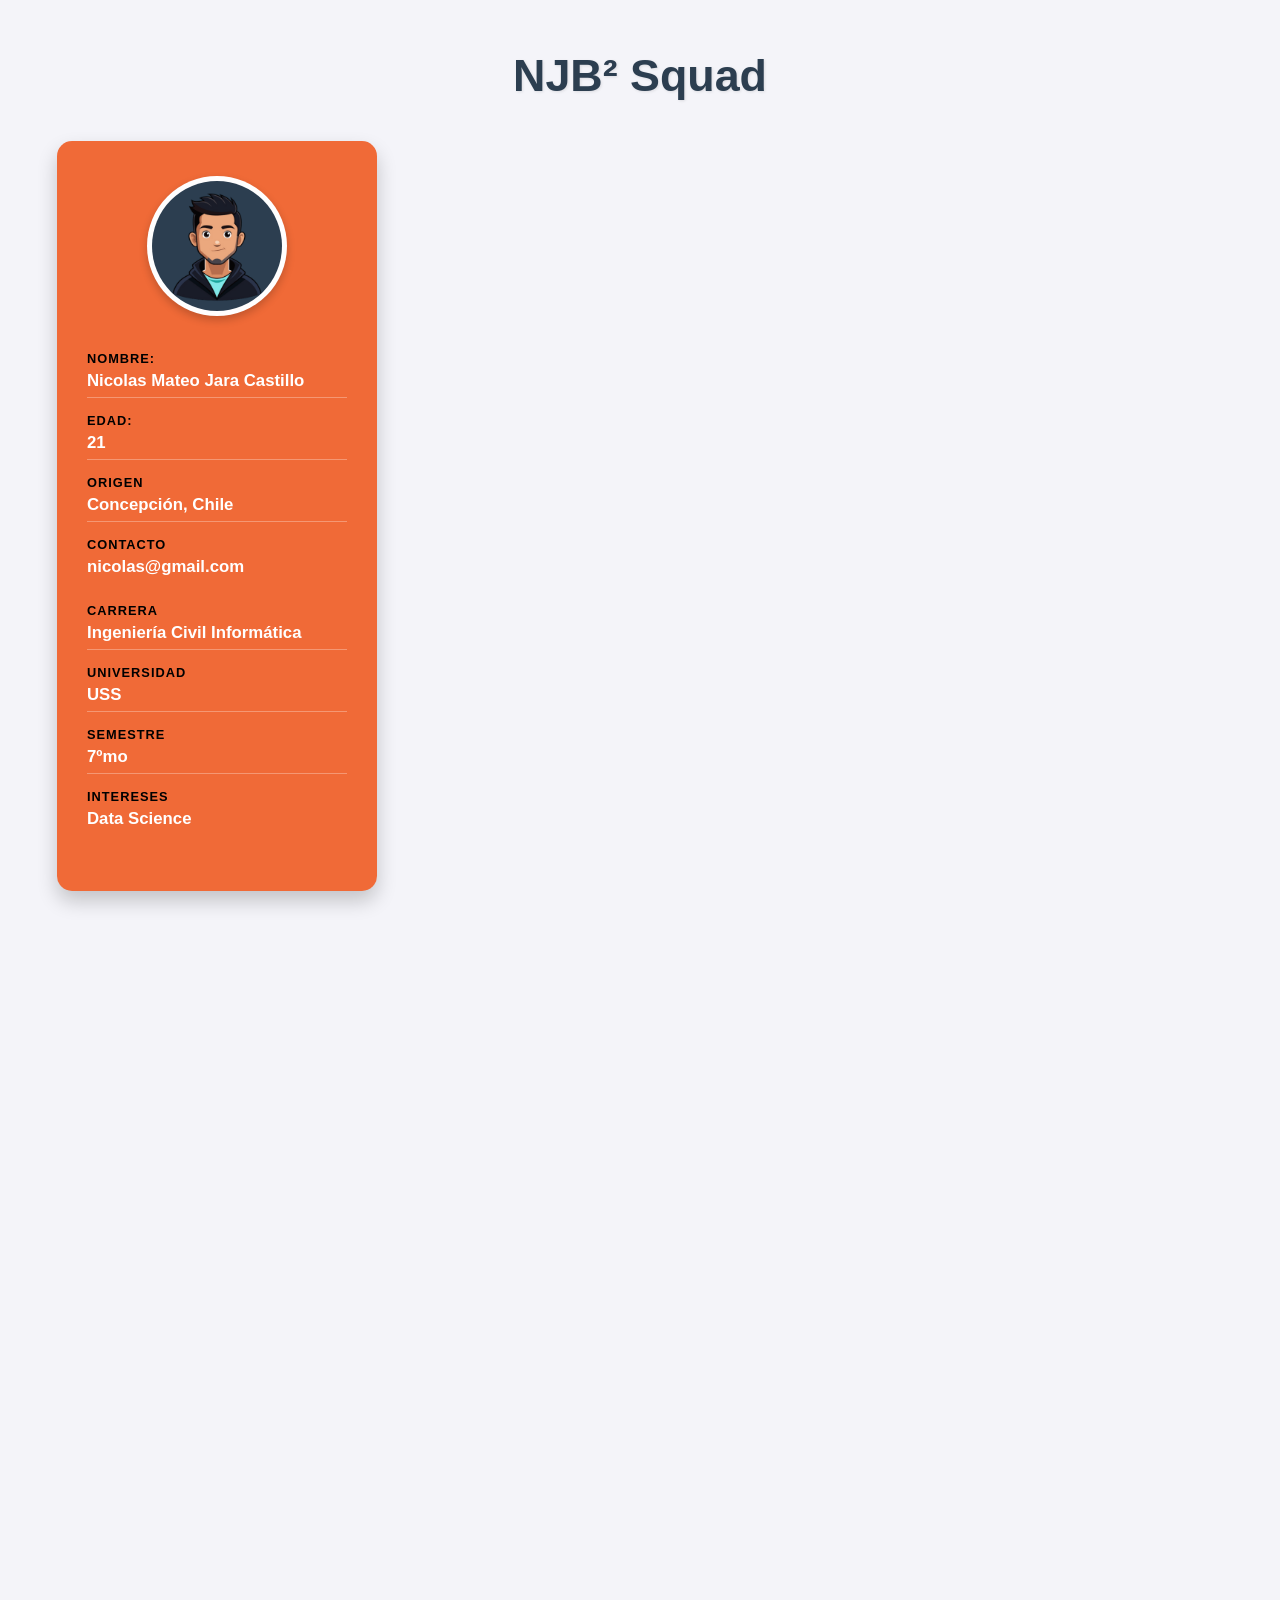
<file: index.html>
<!DOCTYPE html>
<html lang="es">
<head>
    <meta charset="UTF-8">
    <meta name="viewport" content="width=device-width, initial-scale=1.0">
    <link rel="stylesheet" href="styles.css">
    <title>Perfiles</title>
</head>
<body>
    <header>
        <h1 id="titulo-principal">NJB² Squad</h1>
    </header>
    
    <main class="portafolios-wrapper">
        <section id="Nicolas">
            <div class="card-container">
                <div class="card-inner">
                    <div class="card-front">
                        <div class="img-border">
                            <div class="card-img">
                                <img src="/01/avatar.png" alt="Avatar de Nicolas">
                            </div>
                        </div>
                        <div class="card-data">
                            <section id="datos-personales-nicolas">
                                <h3>Nombre:</h3>
                                <p>Nicolas Mateo Jara Castillo</p>
                                <h3>Edad:</h3>
                                <p>21</p>
                                <h3>Origen</h3>
                                <p>Concepción, Chile</p>
                                <h3>Contacto</h3>
                                <p>nicolas@gmail.com</p>
                            </section>
                            <section id="datos-academicos-nicolas">
                                <h3>Carrera</h3>
                                <p>Ingeniería Civil Informática</p>
                                <h3>Universidad</h3>
                                <p>USS</p>
                                <h3>Semestre</h3>
                                <p>7ºmo</p>
                                <h3>Intereses</h3>
                                <p>Data Science</p>
                            </section>
                        </div>
                    </div>



                    <div class="card-back">
                        <h2>Mis Proyectos</h2>
                        <ul>
                            <li>Proyecto 1: Árbol de decisión</li>
                            <li>Proyecto 2: Random Forest</li>
                            <li>Proyecto 3: IA</li>
                        </ul>
                    </div>
                </div>
            </div>
        </section>

        <section id="Joyce honores">
            <div class="card-container">
                <div class="card-inner">
                    <div class="card-front joyce-theme">
                        <div class="img-border">
                            <div class="card-img">
                                <img src="03/avatar.webp" alt="Avatar de Joyce">
                            </div>
                        </div>
                        <div class="card-data">
                            <section id="datos-personales-joyce">
                                <h3>Nombre:</h3>
                                <p>Joyce honores sepulveda</p>
                                <h3>Edad:</h3>
                                <p>24</p>
                                <h3>Origen</h3>
                                <p>Santiago, Chile</p>
                                <h3>Contacto</h3>
                                <p>joycehonores@gmail.com</p>
                            </section>
                            <section id="datos-academicos-joyce">
                                <h3>Carrera</h3>
                                <p>Ingeniería Civil Informática</p>
                                <h3>Universidad</h3>
                                <p>USS</p>
                                <h3>Semestre</h3>
                                <p>7ºmo</p>
                                <h3>Intereses</h3>
                                <p>Desarrollo Software</p>
                            </section>
                        </div>
                    </div>
                    <div class="card-back">
                        <h2>Mis Proyectos</h2>
                            <li>Proyecto 1: Impresión 3D</li>
                            <li>Proyecto 2: Juegos en Godot</li>
                    
                    </div>
                </div>
            </div>
        </section>

        <section id="Benjamin Velasquez">
            <div class="card-container">
                <div class="card-inner">
                    <div class="card-front ben-v-theme">
                        <div class="img-border"><div class="card-img"><img src="02/avatar.png" alt="Benjamin Velasquez"></div></div>
                        <div class="card-data">
                            <h3>Nombre:</h3> 
                            <p>Benjamín Velasquez</p>
                            <h3>Edad:</h3>
                            <p>21</p>
                            <h3>Origen:</h3> 
                            <p>Santiago, Chile</p>
                            <h3>Contacto</h3>
                            <p>bvelasquezm3@correo.uss.cl</p>
                            <h3>Carrera:</h3> 
                            <p>Ingeniería Civil Informática</p>
                            <h3>Universidad</h3>
                            <p>USS</p>
                            <h3>Semestre</h3>
                            <p>7ºmo</p>
                            <h3>Intereses:</h3> <p>Desarrollo de Videojuegos</p>
                        </div>
                    </div>
                    <div class="card-back">
                        <h2>Mis Proyectos</h2>
                        <ul>
                        <li>Simulación de Red Corporativa en Cisco Packet Trace</li>
                        <li>Creación de APP</li>
                        <li>Sistema de Diálogos Dinámicos en Godot</li>
                    </ul>
                    </div>
                </div>
            </div>
        </section>

        <section id="Benjamin Rojas">
            <div class="card-container">
                <div class="card-inner">
                    <div class="card-front ben-r-theme">
                        <div class="img-border">
                            <div class="card-img"><img src="04/pngbarm.png" alt="Benjamin Rojas"></div></div>
                        <div class="card-data">
                            <h3>Nombre:</h3> 
                            <p>Benjamín Rojas</p>
                            <h3>Edad:</h3>
                            <p>22</p>
                            <h3>Origen:</h3> 
                            <p>Santiago, Chile</p>
                            <h3>Contacto</h3>
                            <p>brojasm7@correo.uss.cl</p>
                            <h3>Carrera:</h3> 
                            <p>Ingeniería Civil Informática</p>
                            <h3>Universidad</h3>
                            <p>USS</p>
                            <h3>Semestre</h3>
                            <p>7ºmo</p>
                            <h3>Intereses:</h3>
                            <p>Inteligencia Artificial</p>
                        </div>
                    </div>
                    <div class="card-back">
                        <h2>Mis Proyectos</h2>
                        <li>Plataformas 2D</li>
                        <li>Implementación de Árboles Binarios de Búsqueda</li>
                        <li>Juegos en Godot</li>
                        </ul>
                    </div>
                </div>
            </div>
        </section>
    </main>
</body>
</html>
</file>
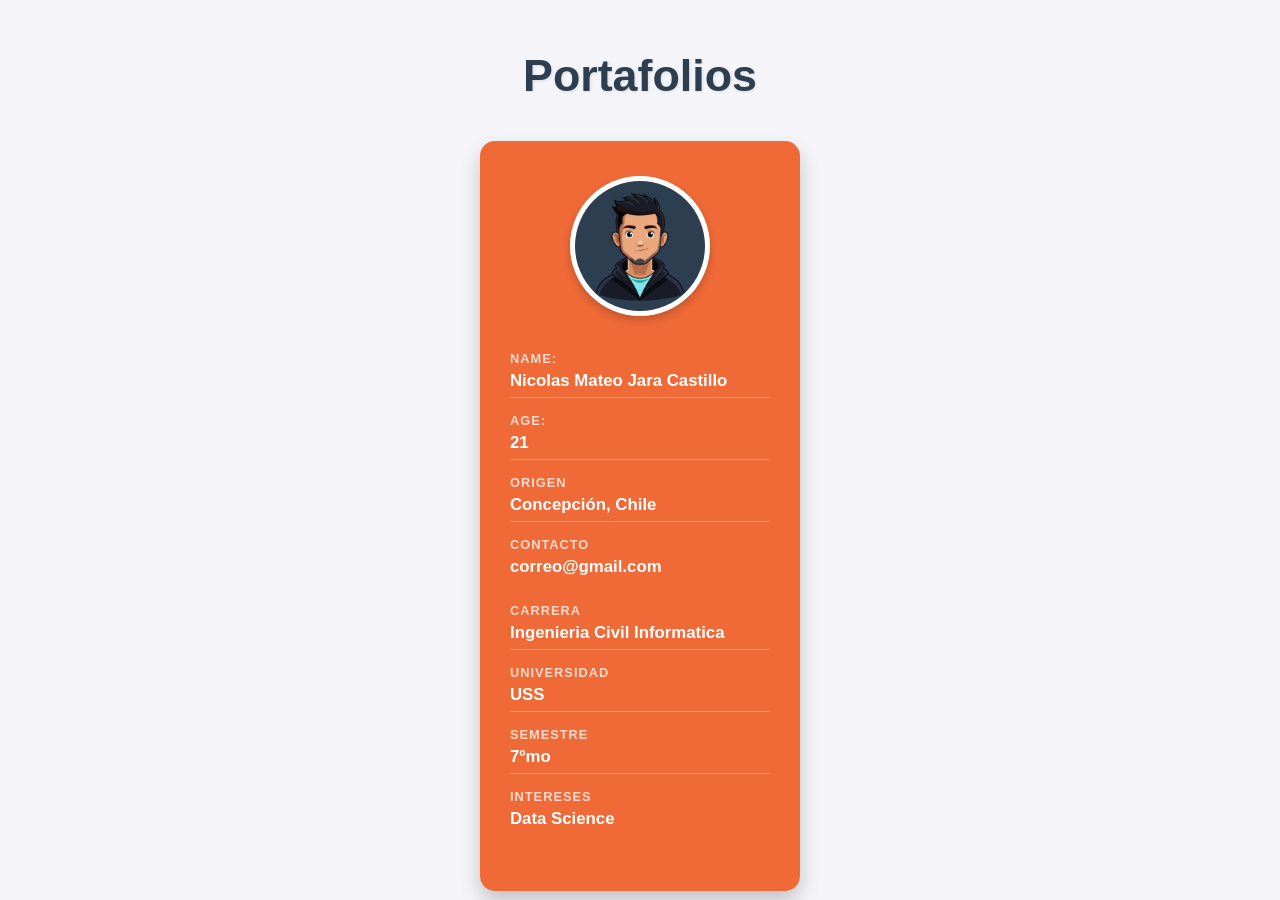
<file: 01/index.html>
<!DOCTYPE html>
<html lang="es">
<head>
    <meta charset="UTF-8">
    <meta name="viewport" content="width=device-width, initial-scale=1.0">
    <link rel="stylesheet" href="styles.css">
    <title>Perfiles</title>
</head>
<body>
    <header>
        <h1 id="titulo-principal">Portafolios</h1>
    </header>
    
    <main>
        <section id="Nicolas">
            
            <div class="card-container">
                
                <div class="card-inner">
                    
                    <div class="card-front">
                        <div class="img-border">
                            <div class="card-img">
                                <img src="avatar.png" alt="Avatar de Nicolas">
                            </div>
                        </div>
                        
                        <div class="card-data">
                            <section id="datos-personales">
                                <h3>Name:</h3>
                                <p>Nicolas Mateo Jara Castillo</p>
                                
                                <h3>Age:</h3>
                                <p>21</p>
                                
                                <h3>Origen</h3>
                                <p>Concepción, Chile</p>
                                
                                <h3>Contacto</h3>
                                <p>correo@gmail.com</p>
                            </section>
                            
                            <section id="datos-academicos">
                                <h3>Carrera</h3>
                                <p>Ingenieria Civil Informatica</p>
                                
                                <h3>Universidad</h3>
                                <p>USS</p>
                                
                                <h3>Semestre</h3>
                                <p>7ºmo</p>
                                
                                <h3>Intereses</h3>
                                <p>Data Science</p>
                            </section>
                        </div>
                    </div>

                    <div class="card-back">
                        <h2>Mis Proyectos</h2>
                        <ul>
                            <li>Proyecto 1: Arbol de decision</li>
                            <li>Proyecto 2: Random Forest</li>
                            <li>Proyecto 3: IA</li>
                        </ul>
                    </div>
                    
                </div>
            </div>
            
        </section>
    </main>
</body>
</html>
</file>
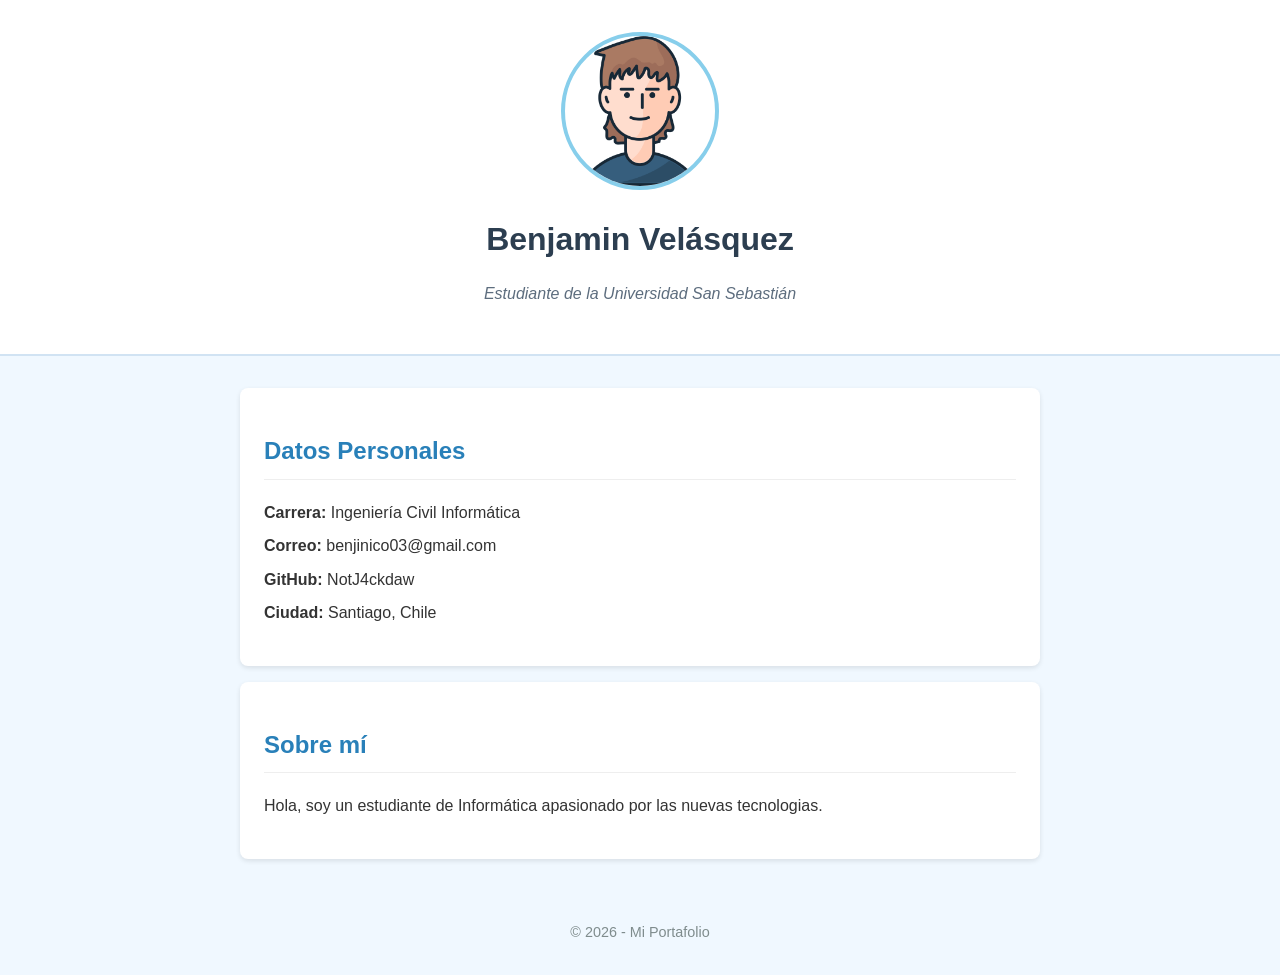
<file: 02/index.html>
<!DOCTYPE html>
<html lang="es">
<head>
    <meta charset="UTF-8">
    <meta name="viewport" content="width=device-width, initial-scale=1.0">
    <title>Mi Portafolio de Estudiante</title>
    <link rel="stylesheet" href="styles.css"> 
</head>
<body>

    <header id="header-principal">
        <div class="contenedor-avatar">
            <img src="avatar.png" alt="Avatar de Estudiante" class="avatar">
        </div>
        <h1 id="titulo-nombre">Benjamin Velásquez</h1>
        <p class="subtitulo">Estudiante de la Universidad San Sebastián</p>
    </header>

    <main>
        <section id="datos-personales">
            <h2>Datos Personales</h2>
            <ul>
                <li><strong>Carrera:</strong> Ingeniería Civil Informática</li>
                <li><strong>Correo:</strong> benjinico03@gmail.com</li>
                <li><strong>GitHub:</strong> NotJ4ckdaw</li>
                <li><strong>Ciudad:</strong> Santiago, Chile</li>
            </ul>
        </section>

        <section id="sobre-mi">
            <h2>Sobre mí</h2>
            <p class="descripcion">
                Hola, soy un estudiante de Informática apasionado por las nuevas tecnologias.
            </p>
        </section>
    </main>

    <footer>
        <p>&copy; 2026 - Mi Portafolio</p>
    </footer>

</body>
</html>
</file>
<file: styles.css>
*{
    box-sizing: border-box;
    margin: 0;
    padding: 0;
    font-family: 'Segoe UI', Tahoma, Geneva, Verdana, sans-serif;
}

body {
    background-color: #f4f4f9;
    display: flex;
    flex-direction: column;
    align-items: center;
    padding: 50px 20px;
    min-height: 100vh;
    gap: 40px;
}

header h1 {
    color: #2c3e50;
    font-size: 2.8rem;
    text-shadow: 1px 1px 3px rgba(0,0,0,0.1);
}
.portafolios-wrapper {
    display: flex;
    flex-wrap: wrap;
    justify-content: center;
    gap: 40px; 
    width: 100%;
    max-width: 1200px;
}
.card-container {
    width: 320px;
    height: 750px; 
    perspective: 1000px;
}
.card-inner {
    width: 100%;
    height: 100%;
    position: relative;
    transition: transform 0.8s ease;
    transform-style: preserve-3d;
}

.card-container:hover .card-inner {
    transform: rotateY(180deg);
}
.card-front, .card-back {
    width: 100%;
    height: 100%;
    position: absolute;
    top: 0;
    left: 0;
    backface-visibility: hidden;
    border-radius: 15px;
    box-shadow: 0 10px 20px rgba(0, 0, 0, 0.2);
    overflow: hidden;
}
.card-front {
    background-color: #f06a37; 
    display: flex;
    flex-direction: column;
    align-items: center;
}
.joyce-theme {
    background-color: #c97ee9; 
}
.img-border {
    margin-top: 35px;
    width: 140px;
    height: 140px;
    border-radius: 50%;
    background-color: rgb(255, 254, 254);
    padding: 5px;
    box-shadow: 0 4px 8px rgba(0, 0, 0, 0.2);
    display: flex;
    justify-content: center;
    align-items: center;
    overflow: hidden;
}
.card-img {
    width: 100%;
    height: 100%;
    border-radius: 50%;
    overflow: hidden;
    background-color: #2c3e50;
}

.card-img img {
    width: 100%;
    height: 100%;
    object-fit: cover;
}
.card-data {
    width: 100%;
    padding: 20px 30px;
    color: #f8f1f1;
}
.card-data section {
    margin-bottom: 20px;
}
.card-data h3 {
    font-size: 0.8rem;
    color: rgba(3, 3, 3, 0.75);
    text-transform: uppercase;
    letter-spacing: 1px;
    margin-top: 15px;
    margin-bottom: 5px;
}
.card-data p {
    font-size: 1.05rem;
    font-weight: 600;
    margin-bottom: 5px;
    border-bottom: 1px solid rgba(255, 255, 255, 0.3);
    padding-bottom: 6px;
}

.card-data p:last-child {
    border-bottom: none;
}
.card-back {
    background-color: #2c3e50;
    color: white;
    transform: rotateY(180deg);
    display: flex;
    flex-direction: column;
    align-items: center;
    justify-content: center;
    padding: 30px;
    text-align: center;
}

.card-back h2 {
    margin-bottom: 30px;
    color: #f06a37;
    text-transform: uppercase;
    letter-spacing: 2px;
}

.card-back ul {
    list-style: none;
    width: 100%;
}
.card-back li {
    background-color: rgba(255, 255, 255, 0.08);
    padding: 15px;
    margin-bottom: 15px;
    border-radius: 8px;
    font-size: 1.1rem;
    transition: background-color 0.3s;
}
.card-back li:hover {
    background-color: rgba(255, 255, 255, 0.2);
}
.ben-v-theme { background-color: #148a45; } 
.ben-r-theme { background-color: #2980b9; } 
.ben-v-img {
    background-image: url('imagen.png'); 
    background-size: cover;
    background-position: center;
    width: 100%;
    height: 100%;
}
.ben-r-img {
    background-image: url('imagen2.png'); 
    background-size: cover;
    background-position: center;
    width: 100%;
    height: 100%;
}
.card-data h3 {
    color: #000000 !important; 
}
.card-data p {
    color: #ffffff !important; 
}
.portafolios-wrapper {
    display: grid;
    grid-template-columns: repeat(auto-fit, minmax(320px, 1fr));
    gap: 30px;
    width: 100%;
    max-width: 1400px;
    justify-items: center;
}
</file>
<file: 01/styles.css>
/* 1. RESET Y FUENTES */
* {
    box-sizing: border-box;
    margin: 0;
    padding: 0;
    font-family: 'Segoe UI', Tahoma, Geneva, Verdana, sans-serif;
}

/* 2. LAYOUT PRINCIPAL */
body {
    background-color: #f4f4f9;
    display: flex;
    flex-direction: column; /* Apila el título y la tarjeta verticalmente */
    align-items: center;
    padding-top: 50px;
    min-height: 100vh;
    gap: 40px; /* Separación entre el título y la tarjeta */
}

header h1 {
    color: #2c3e50;
    font-size: 2.8rem;
    text-shadow: 1px 1px 3px rgba(0,0,0,0.1);
}

/* 3. CONTENEDOR 3D (La magia del giro) */
.card-container {
    width: 320px;
    /* Altura fija suficiente para que quepa toda tu información */
    height: 750px; 
    perspective: 1000px; /* Le da profundidad al giro 3D */
}

/* El elemento que realmente rota */
.card-inner {
    width: 100%;
    height: 100%;
    position: relative;
    transition: transform 0.8s ease; /* Velocidad y fluidez del giro */
    transform-style: preserve-3d;
}

/* El disparador: Al poner el mouse en el contenedor, gira el interior */
.card-container:hover .card-inner {
    transform: rotateY(180deg);
}

/* 4. ESTILOS COMPARTIDOS (Frente y Dorso) */
.card-front, .card-back {
    width: 100%;
    height: 100%;
    position: absolute;
    top: 0;
    left: 0;
    backface-visibility: hidden; /* Oculta la "espalda" de los elementos */
    border-radius: 15px;
    box-shadow: 0 10px 20px rgba(0, 0, 0, 0.2);
    overflow: hidden;
}

/* 5. CARA FRONTAL */
.card-front {
    background-color: #f06a37; /* El color naranja de tu diseño */
    display: flex;
    flex-direction: column;
    align-items: center;
}

/* 6. LA IMAGEN Y SU BORDE CIRCULAR */
.img-border {
    margin-top: 35px; /* Lo separa del borde superior de la tarjeta */
    width: 140px;
    height: 140px;
    border-radius: 50%; /* Hace el borde circular */
    background-color: #ffffff;
    padding: 5px; /* Grosor del borde blanco */
    box-shadow: 0 4px 8px rgba(0, 0, 0, 0.2);
    display: flex;
    justify-content: center;
    align-items: center;
    overflow: hidden; /* Recorta lo que sobresalga */
}

.card-img {
    width: 100%;
    height: 100%;
    border-radius: 50%; /* Hace el contenedor interior circular */
    overflow: hidden;
    background-color: #2c3e50; /* Fondo por si tu avatar es transparente */
}

.card-img img {
    width: 100%;
    height: 100%;
    object-fit: cover; /* Evita que la foto se estire */
}

/* 7. TEXTO Y DATOS PERSONALES */
.card-data {
    width: 100%;
    padding: 20px 30px;
    color: #ffffff; /* Texto blanco para contrastar con el naranja */
}

.card-data section {
    margin-bottom: 20px;
}

/* Títulos de las preguntas (Name, Age, etc.) */
.card-data h3 {
    font-size: 0.8rem;
    color: rgba(255, 255, 255, 0.75); /* Blanco un poco transparente */
    text-transform: uppercase;
    letter-spacing: 1px;
    margin-top: 15px;
    margin-bottom: 5px;
}

/* Respuestas (Nicolas, 21, etc.) */
.card-data p {
    font-size: 1.05rem;
    font-weight: 600;
    margin-bottom: 5px;
    border-bottom: 1px solid rgba(255, 255, 255, 0.3); /* Línea separadora sutil */
    padding-bottom: 6px;
}

.card-data p:last-child {
    border-bottom: none; /* Quita la línea del último elemento */
}

/* 8. CARA TRASERA (Proyectos) */
.card-back {
    background-color: #2c3e50; /* Azul oscuro elegante */
    color: white;
    transform: rotateY(180deg); /* Esta cara empieza volteada a 180 grados */
    display: flex;
    flex-direction: column;
    align-items: center;
    justify-content: center;
    padding: 30px;
    text-align: center;
}

.card-back h2 {
    margin-bottom: 30px;
    color: #f06a37; /* Título naranja para combinar con el frente */
    text-transform: uppercase;
    letter-spacing: 2px;
}

.card-back ul {
    list-style: none; /* Quita los puntos de la lista */
    width: 100%;
}

.card-back li {
    background-color: rgba(255, 255, 255, 0.08); /* Fondo semi-transparente */
    padding: 15px;
    margin-bottom: 15px;
    border-radius: 8px;
    font-size: 1.1rem;
    transition: background-color 0.3s;
}

.card-back li:hover {
    background-color: rgba(255, 255, 255, 0.2); /* Brilla un poco al pasar el mouse */
}
</file>
<file: 02/styles.css>
/* Configuración general del cuerpo */
body {
    background-color: #f0f8ff; 
    font-family: Arial, sans-serif;
    color: #333;
    margin: 0;
    padding: 0;
    line-height: 1.6;
}

/* Encabezado y Avatar */
#header-principal {
    background-color: #ffffff;
    text-align: center;
    padding: 2rem;
    border-bottom: 2px solid #d1e3f3;
}

.avatar {
    width: 150px;
    height: 150px;
    border-radius: 50%;
    object-fit: cover;
    border: 4px solid #87ceeb;
    margin-bottom: 1rem;
}

/* Títulos y Subtítulos */
#titulo-nombre {
    color: #2c3e50;
    margin: 0;
}

.subtitulo {
    color: #5d6d7e;
    font-style: italic;
}

/* Secciones de contenido */
main {
    max-width: 800px;
    margin: 2rem auto;
    padding: 0 1rem;
}

section {
    background: white;
    padding: 1.5rem;
    margin-bottom: 1rem;
    border-radius: 8px;
    box-shadow: 0 2px 5px rgba(0,0,0,0.1);
}

h2 {
    color: #2980b9;
    border-bottom: 1px solid #eee;
    padding-bottom: 0.5rem;
}

/* Listas de datos */
ul {
    list-style: none;
    padding: 0;
}

li {
    margin-bottom: 0.5rem;
}

/* Pie de página */
footer {
    text-align: center;
    padding: 1rem;
    font-size: 0.9rem;
    color: #7f8c8d;
}
</file>
